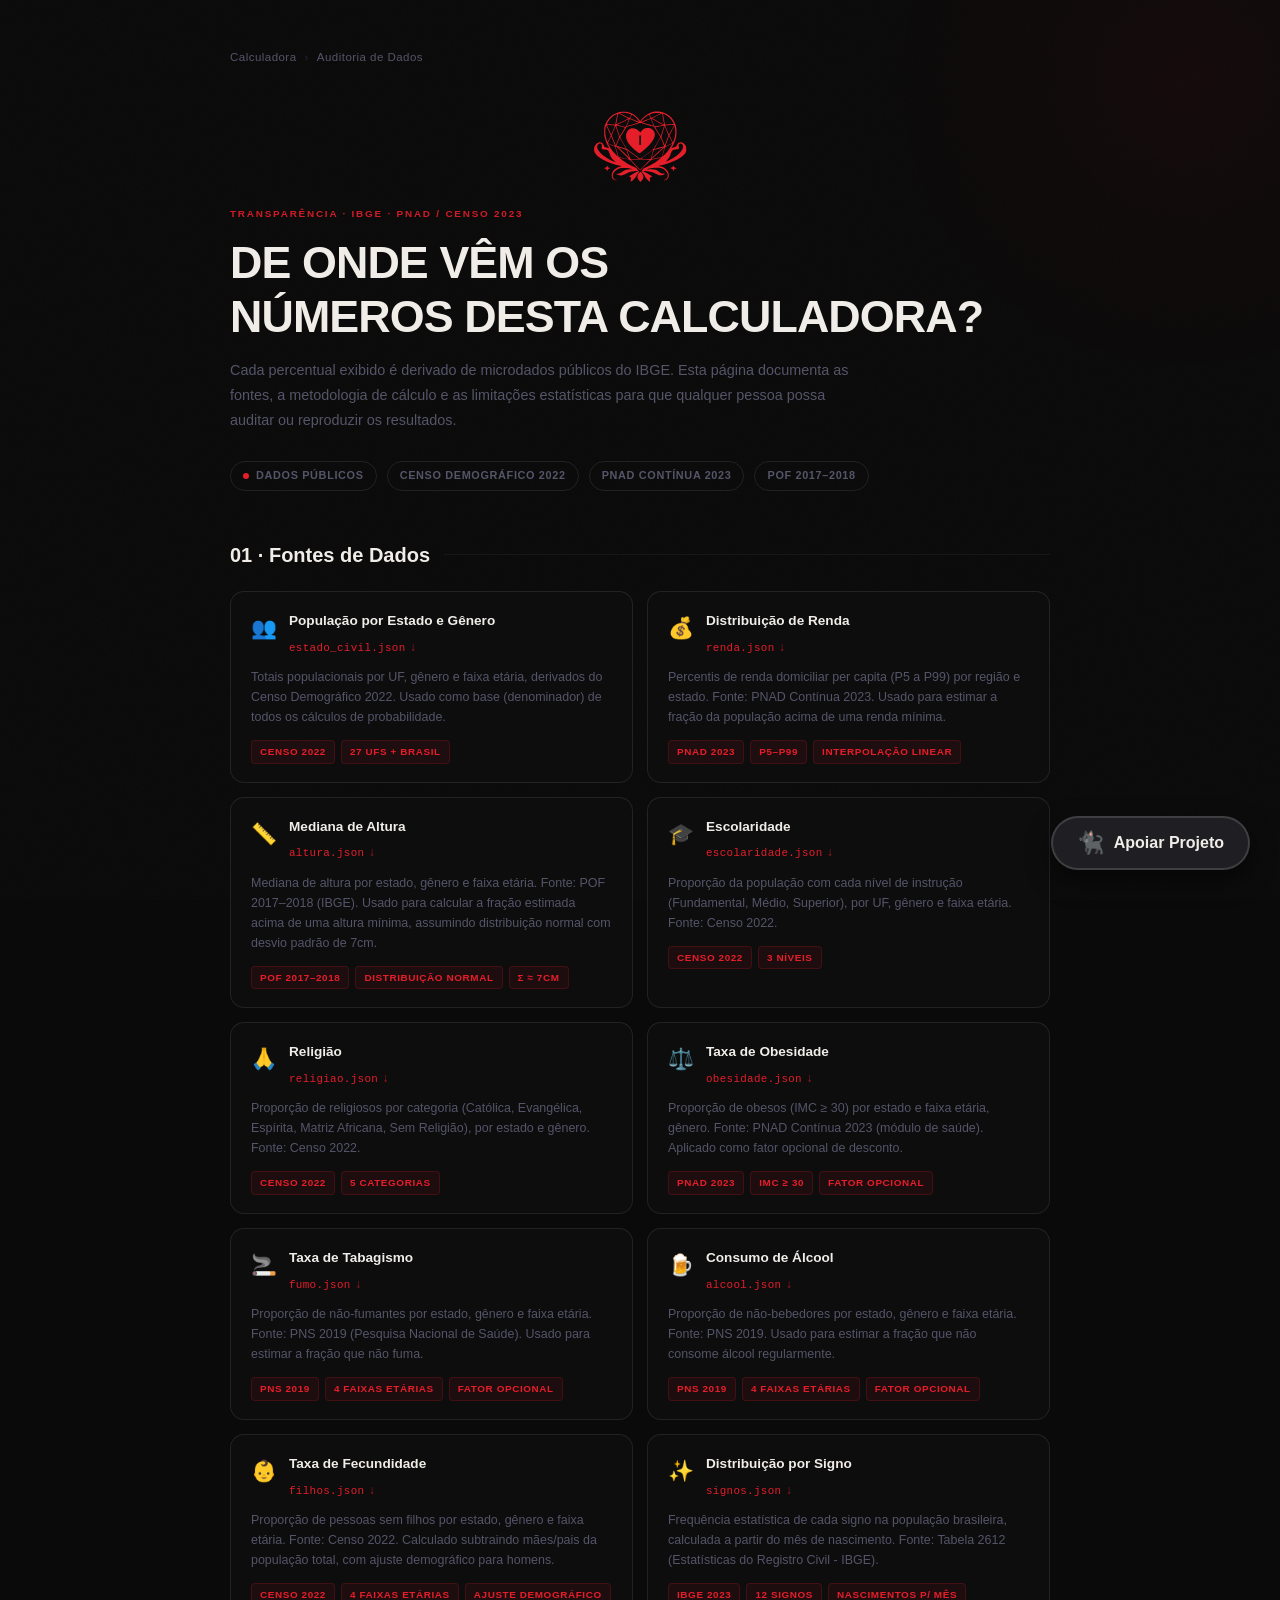
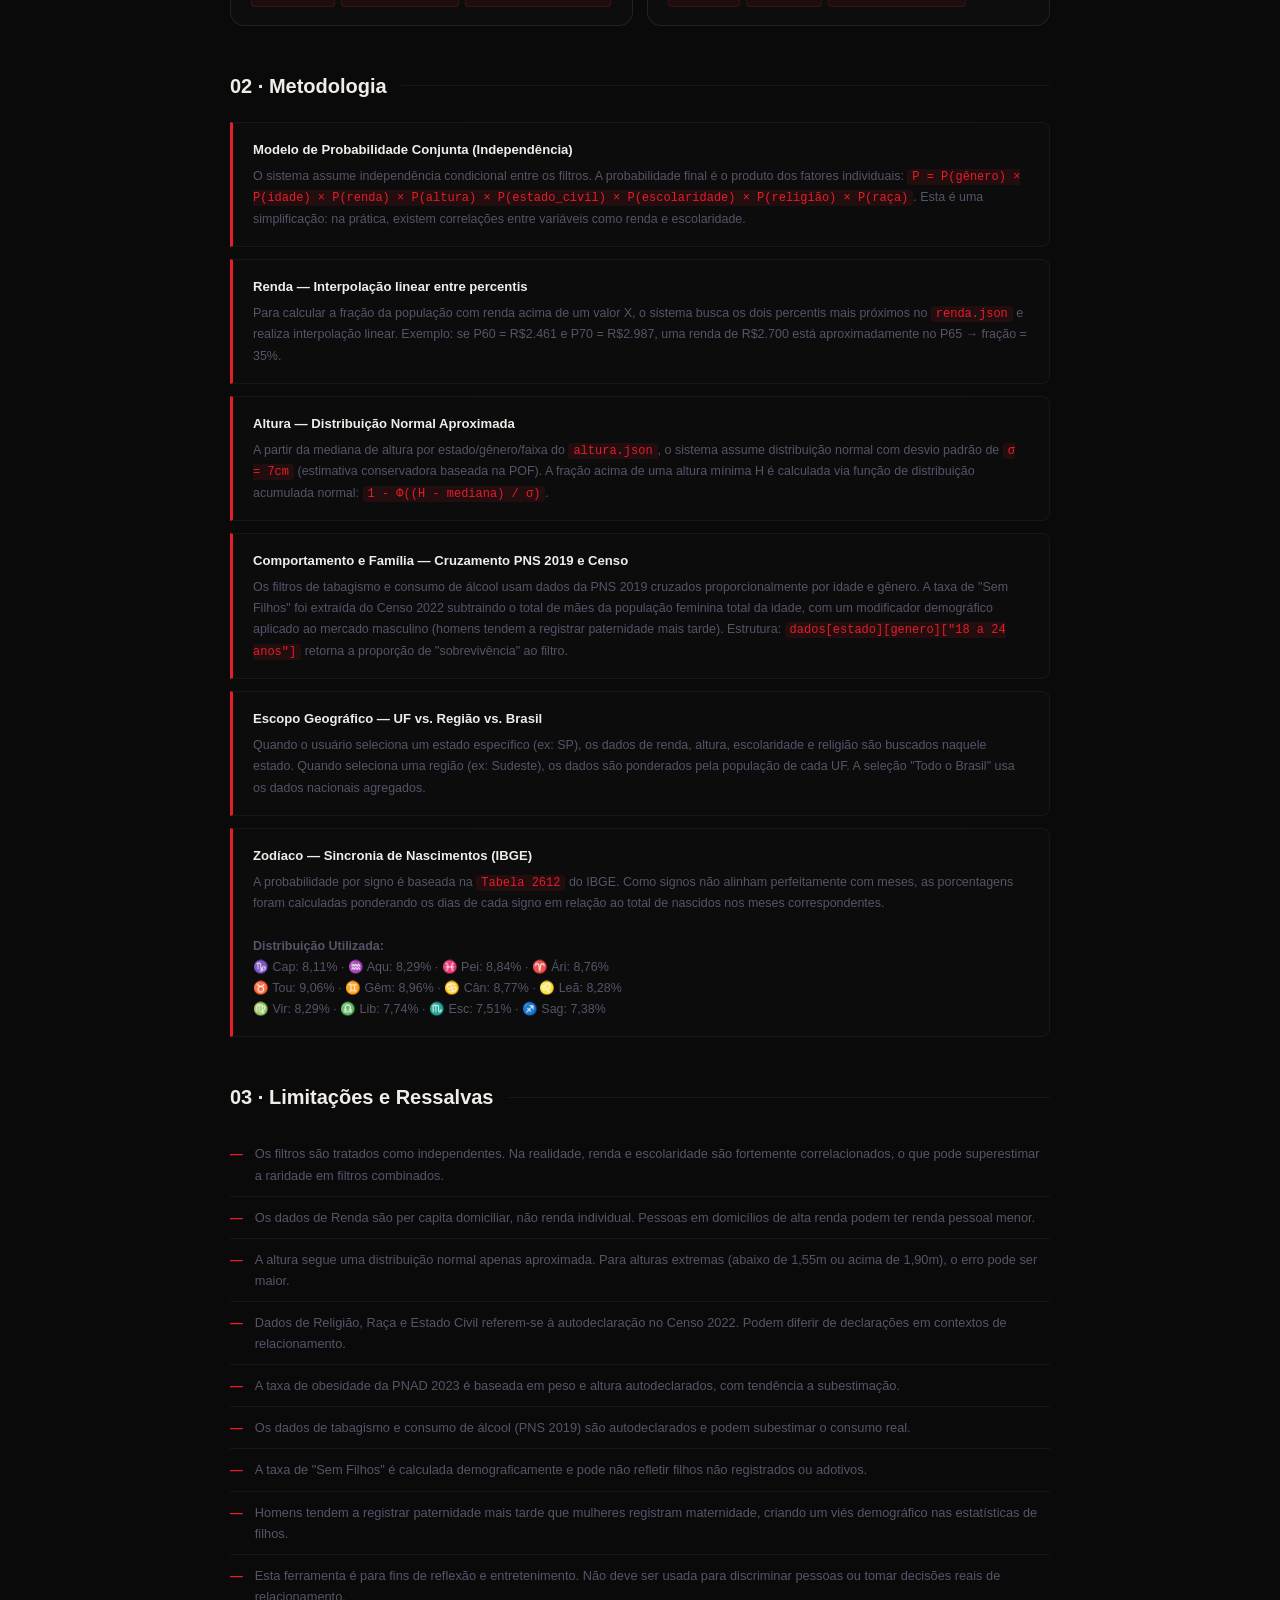
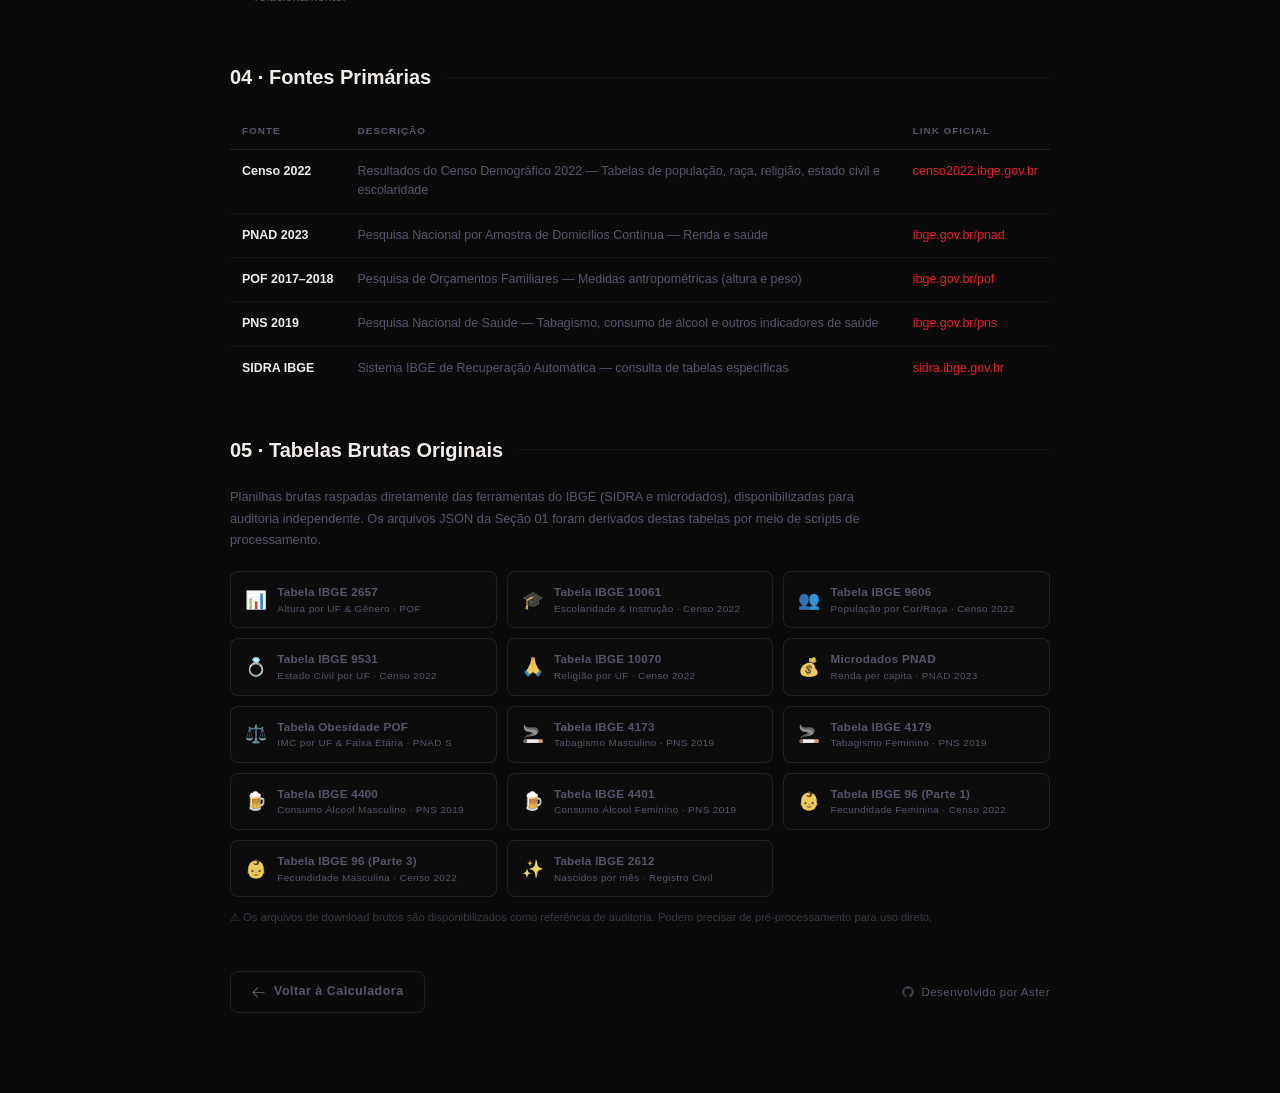
<file: dados.html>
<!DOCTYPE html>
<html lang="pt-BR">
<head>
  <meta charset="UTF-8" />
  <meta name="viewport" content="width=device-width, initial-scale=1.0" />
  <title>Auditoria de Dados · Calculadora de Raridade</title>
  <meta name="description" content="Transparência total sobre os microdados do IBGE utilizados na Calculadora de Raridade de Parceiros. Consulte fontes, metodologia e limitações." />

  <meta property="og:site_name" content="IdealCalc" />
  <meta property="og:title" content="Calculadora de Raridade de Parceiros" />
  <meta property="og:description" content="Descubra quantas pessoas realmente se encaixam nas suas expectativas de relacionamentos." />
  <meta property="og:image" content="https://idealcalc.app/assets/og-banner.png" />
  <meta property="og:image:secure_url" content="https://idealcalc.app/assets/og-banner.png" />
  <meta property="og:image:type" content="image/png" />
  <meta property="og:image:width" content="1200" />
  <meta property="og:image:height" content="630" />
  <meta property="og:url" content="https://idealcalc.app/dados.html" />
  <meta property="og:type" content="website" />
  <meta property="og:locale" content="pt_BR" />

  <!-- Twitter -->
  <meta name="twitter:card" content="summary_large_image" />
  <meta name="twitter:title" content="Calculadora de Raridade de Parceiros" />
  <meta name="twitter:description" content="Descubra quantas pessoas realmente se encaixam nas suas expectativas de relacionamentos." />
  <meta name="twitter:image" content="https://idealcalc.app/assets/og-banner.png" />
  <link rel="stylesheet" href="./css/style.css" />
  <link rel="icon" type="image/svg+xml" href="./assets/idealCalc_logo.svg" />
  <style>
    /* ── Estilos exclusivos de dados.html ─────────────────────────── */
    .audit-wrapper {
      max-width: 860px;
      margin: 0 auto;
      padding: 48px 20px 80px;
      position: relative;
      z-index: 1;
    }

    /* Breadcrumb */
    .breadcrumb {
      display: flex;
      align-items: center;
      gap: 8px;
      font-size: 0.72rem;
      color: var(--text-muted);
      letter-spacing: 0.04em;
      margin-bottom: 40px;
    }
    .breadcrumb a {
      color: var(--text-muted);
      text-decoration: none;
      transition: color 0.18s;
    }
    .breadcrumb a:hover { color: var(--acc-base); }
    .breadcrumb-sep { opacity: 0.4; }

    /* Page header */
    .audit-header {
      margin-bottom: 48px;
    }
    .audit-supertitle {
      font-size: 0.62rem;
      font-weight: 600;
      letter-spacing: 0.18em;
      text-transform: uppercase;
      color: var(--acc-base);
      margin-bottom: 14px;
      opacity: 0.9;
    }
    .audit-title {
      font-family: var(--font-serif);
      font-size: clamp(1.8rem, 5vw, 2.8rem);
      font-weight: 700;
      color: var(--text-primary);
      letter-spacing: -0.02em;
      line-height: 1.2;
      margin-bottom: 14px;
    }
    .audit-desc {
      font-size: 0.9rem;
      color: var(--text-muted);
      line-height: 1.75;
      max-width: 640px;
    }

    /* Status badge row */
    .status-row {
      display: flex;
      flex-wrap: wrap;
      gap: 10px;
      margin: 28px 0 44px;
    }
    .status-chip {
      display: inline-flex;
      align-items: center;
      gap: 7px;
      padding: 5px 12px;
      border: 1px solid var(--border-default);
      border-radius: 9999px;
      font-size: 0.68rem;
      font-weight: 600;
      letter-spacing: 0.06em;
      text-transform: uppercase;
      color: var(--text-muted);
    }
    .status-chip .dot {
      width: 6px; height: 6px;
      border-radius: 50%;
      background: var(--acc-base);
      animation: subtlePulse 2.5s ease-in-out infinite;
    }

    /* Section heading */
    .section-rule {
      display: flex;
      align-items: center;
      gap: 14px;
      margin-bottom: 20px;
    }
    .section-rule h2 {
      font-family: var(--font-serif);
      font-size: 1.25rem;
      font-weight: 600;
      color: var(--text-primary);
      white-space: nowrap;
    }
    .section-rule::after {
      content: '';
      flex: 1;
      height: 1px;
      background: var(--border-subtle);
    }

    /* Data source card */
    .source-grid {
      display: grid;
      grid-template-columns: 1fr;
      gap: 14px;
      margin-bottom: 44px;
    }
    @media (min-width: 600px) {
      .source-grid { grid-template-columns: 1fr 1fr; }
    }

    .source-card {
      background: rgba(15, 15, 18, 0.6);
      border: 1px solid var(--border-default);
      border-radius: var(--radius-md);
      padding: 18px 20px;
      transition: border-color 0.2s;
    }
    .source-card:hover {
      border-color: var(--color-accent);
      opacity: 0.9;
    }
    .source-card-header {
      display: flex;
      align-items: flex-start;
      gap: 12px;
      margin-bottom: 10px;
    }
    .source-icon {
      font-size: 1.3rem;
      flex-shrink: 0;
      margin-top: 1px;
    }
    .source-name {
      font-size: 0.85rem;
      font-weight: 700;
      color: var(--text-primary);
      margin-bottom: 2px;
    }
    .source-file {
      font-size: 0.68rem;
      color: var(--acc-base);
      font-family: 'Courier New', monospace;
      letter-spacing: 0.03em;
    }
    .source-desc {
      font-size: 0.78rem;
      color: var(--text-muted);
      line-height: 1.6;
      margin-bottom: 12px;
    }
    .source-tags {
      display: flex;
      flex-wrap: wrap;
      gap: 6px;
    }
    .tag {
      font-size: 0.62rem;
      font-weight: 600;
      letter-spacing: 0.06em;
      text-transform: uppercase;
      padding: 3px 8px;
      border-radius: 4px;
      background: rgba(230, 30, 42, 0.08);
      border: 1px solid rgba(230, 30, 42, 0.18);
      color: var(--acc-base);
    }
    .tag.tag-neutral {
      background: rgba(255,255,255,0.04);
      border-color: var(--border-default);
      color: var(--text-muted);
    }

    /* Methodology block */
    .method-block {
      background: rgba(15, 15, 18, 0.4);
      border: 1px solid var(--border-subtle);
      border-left: 3px solid var(--acc-base);
      border-radius: 0 var(--radius-sm) var(--radius-sm) 0;
      padding: 16px 20px;
      margin-bottom: 12px;
    }
    .method-title {
      font-size: 0.82rem;
      font-weight: 700;
      color: var(--text-primary);
      margin-bottom: 6px;
    }
    .method-text {
      font-size: 0.78rem;
      color: var(--text-muted);
      line-height: 1.7;
    }
    .method-text code {
      font-family: 'Courier New', monospace;
      background: rgba(230, 30, 42, 0.1);
      color: var(--acc-base);
      padding: 1px 5px;
      border-radius: 3px;
      font-size: 0.75rem;
    }

    /* Limitation list */
    .limitation-list {
      list-style: none;
      margin-bottom: 44px;
    }
    .limitation-list li {
      display: flex;
      gap: 12px;
      font-size: 0.8rem;
      color: var(--text-muted);
      line-height: 1.65;
      padding: 10px 0;
      border-bottom: 1px solid var(--border-subtle);
    }
    .limitation-list li:last-child { border-bottom: none; }
    .limitation-list li::before {
      content: '—';
      color: var(--acc-base);
      flex-shrink: 0;
      font-weight: 700;
    }

    /* External link table */
    .links-table {
      width: 100%;
      border-collapse: collapse;
      font-size: 0.78rem;
      margin-bottom: 44px;
    }
    .links-table th {
      text-align: left;
      font-size: 0.62rem;
      font-weight: 700;
      letter-spacing: 0.1em;
      text-transform: uppercase;
      color: var(--text-muted);
      padding: 10px 12px;
      border-bottom: 1px solid var(--border-default);
    }
    .links-table td {
      padding: 12px 12px;
      vertical-align: top;
      border-bottom: 1px solid var(--border-subtle);
      color: var(--text-muted);
      line-height: 1.55;
    }
    .links-table tr:last-child td { border-bottom: none; }
    .links-table a {
      color: var(--acc-base);
      text-decoration: none;
      font-weight: 500;
    }
    .links-table a:hover { text-decoration: underline; }
    .links-table td:first-child {
      font-weight: 600;
      color: var(--text-primary);
      white-space: nowrap;
    }

    /* Back button */
    .back-btn {
      display: inline-flex;
      align-items: center;
      gap: 8px;
      padding: 10px 20px;
      border: 1px solid var(--border-default);
      border-radius: var(--radius-sm);
      font-size: 0.78rem;
      font-weight: 600;
      color: var(--text-muted);
      text-decoration: none;
      letter-spacing: 0.04em;
      background: transparent;
      transition: border-color 0.18s, color 0.18s, background 0.18s;
    }
    .back-btn:hover {
      border-color: var(--acc-base);
      color: var(--text-primary);
      background: rgba(230, 30, 42, 0.06);
    }
    .back-btn svg {
      width: 15px;
      height: 15px;
      flex-shrink: 0;
    }

    /* Download link (JSON nos cards) */
    .download-link {
      display: inline-flex;
      align-items: center;
      gap: 4px;
      text-decoration: none;
      color: var(--acc-base);
      transition: color 0.18s, opacity 0.18s;
      cursor: pointer;
    }
    .download-link:hover {
      color: var(--color-accent);
      opacity: 1;
    }
    .dl-icon {
      display: inline-block;
      font-style: normal;
      font-size: 0.75rem;
      opacity: 0.7;
      transition: transform 0.18s, opacity 0.18s;
    }
    .download-link:hover .dl-icon {
      transform: translateY(2px);
      opacity: 1;
    }

    /* Raw download grid (Seção 05) */
    .raw-dl-intro {
      font-size: 0.8rem;
      color: var(--text-muted);
      line-height: 1.7;
      margin-bottom: 20px;
      max-width: 640px;
    }
    .raw-dl-grid {
      display: grid;
      grid-template-columns: 1fr 1fr;
      gap: 10px;
      margin-bottom: 44px;
    }
    @media (min-width: 600px) {
      .raw-dl-grid { grid-template-columns: 1fr 1fr 1fr; }
    }
    .raw-dl-btn {
      display: flex;
      align-items: center;
      gap: 10px;
      padding: 12px 14px;
      border: 1px solid var(--border-default);
      border-radius: var(--radius-sm);
      background: rgba(15, 15, 18, 0.4);
      text-decoration: none;
      color: var(--text-muted);
      font-size: 0.73rem;
      font-weight: 500;
      letter-spacing: 0.02em;
      line-height: 1.4;
      transition:
        border-color 0.18s var(--ease-smooth),
        color 0.18s var(--ease-smooth),
        background 0.18s var(--ease-smooth);
    }
    .raw-dl-btn:hover {
      border-color: var(--color-accent);
      color: var(--text-primary);
      background: var(--color-accent-glow);
    }
    .raw-dl-btn .rdl-icon {
      font-size: 1.1rem;
      flex-shrink: 0;
      filter: grayscale(0.3);
    }
    .raw-dl-btn .rdl-info {
      display: flex;
      flex-direction: column;
    }
    .raw-dl-btn .rdl-name {
      font-weight: 600;
      color: inherit;
    }
    .raw-dl-btn .rdl-meta {
      font-size: 0.62rem;
      color: var(--text-muted);
      margin-top: 1px;
      letter-spacing: 0.04em;
    }
    .raw-dl-notice {
      font-size: 0.7rem;
      color: var(--text-muted);
      opacity: 0.6;
      margin-top: -32px;
      margin-bottom: 44px;
      line-height: 1.6;
    }
  </style>
</head>

<body>

  <!-- ═══ PÁGINA DE AUDITORIA DE DADOS ════════════════════════════════ -->
  <div class="audit-wrapper">

    <!-- Breadcrumb -->
    <nav class="breadcrumb" aria-label="Navegação">
      <a href="index.html">Calculadora</a>
      <span class="breadcrumb-sep">›</span>
      <span>Auditoria de Dados</span>
    </nav>

    <!-- Header da página -->
    <header class="audit-header">
      <a href="index.html" class="site-logo" aria-label="Início"></a>
      <p class="audit-supertitle">Transparência · IBGE · PNAD / Censo 2023</p>
      <h1 class="audit-title">De onde vêm os<br />números desta calculadora?</h1>
      <p class="audit-desc">
        Cada percentual exibido é derivado de microdados públicos do IBGE.
        Esta página documenta as fontes, a metodologia de cálculo e as limitações estatísticas
        para que qualquer pessoa possa auditar ou reproduzir os resultados.
      </p>

      <!-- Status chips -->
      <div class="status-row">
        <span class="status-chip"><span class="dot"></span>Dados Públicos</span>
        <span class="status-chip">Censo Demográfico 2022</span>
        <span class="status-chip">PNAD Contínua 2023</span>
        <span class="status-chip">POF 2017–2018</span>
      </div>
    </header>

    <!-- ── 1. Fontes de Dados ──────────────────────────────────────── -->
    <div class="section-rule"><h2>01 · Fontes de Dados</h2></div>

    <div class="source-grid">

      <div class="source-card">
        <div class="source-card-header">
          <span class="source-icon">👥</span>
          <div>
            <p class="source-name">População por Estado e Gênero</p>
            <a href="data/estado_civil.json" download class="source-file download-link">estado_civil.json <span class="dl-icon">↓</span></a>
          </div>
        </div>
        <p class="source-desc">
          Totais populacionais por UF, gênero e faixa etária, derivados do Censo Demográfico 2022.
          Usado como base (denominador) de todos os cálculos de probabilidade.
        </p>
        <div class="source-tags">
          <span class="tag">Censo 2022</span>
          <span class="tag neutral">27 UFs + Brasil</span>
        </div>
      </div>

      <div class="source-card">
        <div class="source-card-header">
          <span class="source-icon">💰</span>
          <div>
            <p class="source-name">Distribuição de Renda</p>
            <a href="data/renda.json" download class="source-file download-link">renda.json <span class="dl-icon">↓</span></a>
          </div>
        </div>
        <p class="source-desc">
          Percentis de renda domiciliar per capita (P5 a P99) por região e estado.
          Fonte: PNAD Contínua 2023. Usado para estimar a fração da população acima de uma renda mínima.
        </p>
        <div class="source-tags">
          <span class="tag">PNAD 2023</span>
          <span class="tag neutral">P5–P99</span>
          <span class="tag neutral">Interpolação linear</span>
        </div>
      </div>

      <div class="source-card">
        <div class="source-card-header">
          <span class="source-icon">📏</span>
          <div>
            <p class="source-name">Mediana de Altura</p>
            <a href="data/altura.json" download class="source-file download-link">altura.json <span class="dl-icon">↓</span></a>
          </div>
        </div>
        <p class="source-desc">
          Mediana de altura por estado, gênero e faixa etária.
          Fonte: POF 2017–2018 (IBGE). Usado para calcular a fração estimada acima de uma altura mínima,
          assumindo distribuição normal com desvio padrão de 7cm.
        </p>
        <div class="source-tags">
          <span class="tag">POF 2017–2018</span>
          <span class="tag neutral">Distribuição normal</span>
          <span class="tag neutral">σ ≈ 7cm</span>
        </div>
      </div>

      <div class="source-card">
        <div class="source-card-header">
          <span class="source-icon">🎓</span>
          <div>
            <p class="source-name">Escolaridade</p>
            <a href="data/escolaridade.json" download class="source-file download-link">escolaridade.json <span class="dl-icon">↓</span></a>
          </div>
        </div>
        <p class="source-desc">
          Proporção da população com cada nível de instrução (Fundamental, Médio, Superior),
          por UF, gênero e faixa etária. Fonte: Censo 2022.
        </p>
        <div class="source-tags">
          <span class="tag">Censo 2022</span>
          <span class="tag neutral">3 níveis</span>
        </div>
      </div>

      <div class="source-card">
        <div class="source-card-header">
          <span class="source-icon">🙏</span>
          <div>
            <p class="source-name">Religião</p>
            <a href="data/religiao.json" download class="source-file download-link">religiao.json <span class="dl-icon">↓</span></a>
          </div>
        </div>
        <p class="source-desc">
          Proporção de religiosos por categoria (Católica, Evangélica, Espírita, Matriz Africana, Sem Religião),
          por estado e gênero. Fonte: Censo 2022.
        </p>
        <div class="source-tags">
          <span class="tag">Censo 2022</span>
          <span class="tag neutral">5 categorias</span>
        </div>
      </div>

      <div class="source-card">
        <div class="source-card-header">
          <span class="source-icon">⚖️</span>
          <div>
            <p class="source-name">Taxa de Obesidade</p>
            <a href="data/obesidade.json" download class="source-file download-link">obesidade.json <span class="dl-icon">↓</span></a>
          </div>
        </div>
        <p class="source-desc">
          Proporção de obesos (IMC ≥ 30) por estado e faixa etária, gênero.
          Fonte: PNAD Contínua 2023 (módulo de saúde). Aplicado como fator opcional de desconto.
        </p>
        <div class="source-tags">
          <span class="tag">PNAD 2023</span>
          <span class="tag neutral">IMC ≥ 30</span>
          <span class="tag neutral">Fator opcional</span>
        </div>
      </div>

      <div class="source-card">
        <div class="source-card-header">
          <span class="source-icon">🚬</span>
          <div>
            <p class="source-name">Taxa de Tabagismo</p>
            <a href="data/fumo.json" download class="source-file download-link">fumo.json <span class="dl-icon">↓</span></a>
          </div>
        </div>
        <p class="source-desc">
          Proporção de não-fumantes por estado, gênero e faixa etária.
          Fonte: PNS 2019 (Pesquisa Nacional de Saúde). Usado para estimar a fração que não fuma.
        </p>
        <div class="source-tags">
          <span class="tag">PNS 2019</span>
          <span class="tag neutral">4 faixas etárias</span>
          <span class="tag neutral">Fator opcional</span>
        </div>
      </div>

      <div class="source-card">
        <div class="source-card-header">
          <span class="source-icon">🍺</span>
          <div>
            <p class="source-name">Consumo de Álcool</p>
            <a href="data/alcool.json" download class="source-file download-link">alcool.json <span class="dl-icon">↓</span></a>
          </div>
        </div>
        <p class="source-desc">
          Proporção de não-bebedores por estado, gênero e faixa etária.
          Fonte: PNS 2019. Usado para estimar a fração que não consome álcool regularmente.
        </p>
        <div class="source-tags">
          <span class="tag">PNS 2019</span>
          <span class="tag neutral">4 faixas etárias</span>
          <span class="tag neutral">Fator opcional</span>
        </div>
      </div>

      <div class="source-card">
        <div class="source-card-header">
          <span class="source-icon">👶</span>
          <div>
            <p class="source-name">Taxa de Fecundidade</p>
            <a href="data/filhos.json" download class="source-file download-link">filhos.json <span class="dl-icon">↓</span></a>
          </div>
        </div>
        <p class="source-desc">
          Proporção de pessoas sem filhos por estado, gênero e faixa etária.
          Fonte: Censo 2022. Calculado subtraindo mães/pais da população total, com ajuste demográfico para homens.
        </p>
        <div class="source-tags">
          <span class="tag">Censo 2022</span>
          <span class="tag neutral">4 faixas etárias</span>
          <span class="tag neutral">Ajuste demográfico</span>
        </div>
      </div>

      <div class="source-card">
        <div class="source-card-header">
          <span class="source-icon">✨</span>
          <div>
            <p class="source-name">Distribuição por Signo</p>
            <a href="data/signos.json" download class="source-file download-link">signos.json <span class="dl-icon">↓</span></a>
          </div>
        </div>
        <p class="source-desc">
          Frequência estatística de cada signo na população brasileira, calculada a partir do mês de nascimento.
          Fonte: Tabela 2612 (Estatísticas do Registro Civil - IBGE).
        </p>
        <div class="source-tags">
          <span class="tag">IBGE 2023</span>
          <span class="tag neutral">12 Signos</span>
          <span class="tag neutral">Nascimentos p/ mês</span>
        </div>
      </div>

    </div>

    <!-- ── 2. Metodologia de Cálculo ──────────────────────────────── -->
    <div class="section-rule"><h2>02 · Metodologia</h2></div>
    <div style="margin-bottom: 44px;">

      <div class="method-block">
        <p class="method-title">Modelo de Probabilidade Conjunta (Independência)</p>
        <p class="method-text">
          O sistema assume independência condicional entre os filtros. A probabilidade final é o produto dos fatores individuais:
          <code>P = P(gênero) × P(idade) × P(renda) × P(altura) × P(estado_civil) × P(escolaridade) × P(religião) × P(raça)</code>.
          Esta é uma simplificação: na prática, existem correlações entre variáveis como renda e escolaridade.
        </p>
      </div>

      <div class="method-block">
        <p class="method-title">Renda — Interpolação linear entre percentis</p>
        <p class="method-text">
          Para calcular a fração da população com renda acima de um valor X, o sistema busca os dois percentis
          mais próximos no <code>renda.json</code> e realiza interpolação linear.
          Exemplo: se P60 = R$2.461 e P70 = R$2.987, uma renda de R$2.700 está aproximadamente no P65 → fração = 35%.
        </p>
      </div>

      <div class="method-block">
        <p class="method-title">Altura — Distribuição Normal Aproximada</p>
        <p class="method-text">
          A partir da mediana de altura por estado/gênero/faixa do <code>altura.json</code>,
          o sistema assume distribuição normal com desvio padrão de <code>σ = 7cm</code> (estimativa conservadora baseada na POF).
          A fração acima de uma altura mínima H é calculada via função de distribuição acumulada normal: <code>1 - Φ((H - mediana) / σ)</code>.
        </p>
      </div>

      <div class="method-block">
        <p class="method-title">Comportamento e Família — Cruzamento PNS 2019 e Censo</p>
        <p class="method-text">
          Os filtros de tabagismo e consumo de álcool usam dados da PNS 2019 cruzados proporcionalmente por idade e gênero.
          A taxa de "Sem Filhos" foi extraída do Censo 2022 subtraindo o total de mães da população feminina total da idade,
          com um modificador demográfico aplicado ao mercado masculino (homens tendem a registrar paternidade mais tarde).
          Estrutura: <code>dados[estado][genero]["18 a 24 anos"]</code> retorna a proporção de "sobrevivência" ao filtro.
        </p>
      </div>

      <div class="method-block">
        <p class="method-title">Escopo Geográfico — UF vs. Região vs. Brasil</p>
        <p class="method-text">
          Quando o usuário seleciona um estado específico (ex: SP), os dados de renda, altura, escolaridade e religião
          são buscados naquele estado. Quando seleciona uma região (ex: Sudeste), os dados são ponderados pela população de cada UF.
          A seleção "Todo o Brasil" usa os dados nacionais agregados.
        </p>
      </div>

      <div class="method-block">
        <p class="method-title">Zodíaco — Sincronia de Nascimentos (IBGE)</p>
        <p class="method-text">
          A probabilidade por signo é baseada na <code>Tabela 2612</code> do IBGE. Como signos não alinham perfeitamente com meses, as porcentagens foram calculadas ponderando os dias de cada signo em relação ao total de nascidos nos meses correspondentes.
          <br><br>
          <b>Distribuição Utilizada:</b><br>
          ♑ Cap: 8,11% · ♒ Aqu: 8,29% · ♓ Pei: 8,84% · ♈ Ári: 8,76%<br>
          ♉ Tou: 9,06% · ♊ Gêm: 8,96% · ♋ Cân: 8,77% · ♌ Leã: 8,28%<br>
          ♍ Vir: 8,29% · ♎ Lib: 7,74% · ♏ Esc: 7,51% · ♐ Sag: 7,38%
        </p>
      </div>

    </div>

    <!-- ── 3. Limitações ─────────────────────────────────────────── -->
    <div class="section-rule"><h2>03 · Limitações e Ressalvas</h2></div>
    <ul class="limitation-list">
      <li>Os filtros são tratados como independentes. Na realidade, renda e escolaridade são fortemente correlacionados, o que pode superestimar a raridade em filtros combinados.</li>
      <li>Os dados de Renda são per capita domiciliar, não renda individual. Pessoas em domicílios de alta renda podem ter renda pessoal menor.</li>
      <li>A altura segue uma distribuição normal apenas aproximada. Para alturas extremas (abaixo de 1,55m ou acima de 1,90m), o erro pode ser maior.</li>
      <li>Dados de Religião, Raça e Estado Civil referem-se à autodeclaração no Censo 2022. Podem diferir de declarações em contextos de relacionamento.</li>
      <li>A taxa de obesidade da PNAD 2023 é baseada em peso e altura autodeclarados, com tendência a subestimação.</li>
      <li>Os dados de tabagismo e consumo de álcool (PNS 2019) são autodeclarados e podem subestimar o consumo real.</li>
      <li>A taxa de "Sem Filhos" é calculada demograficamente e pode não refletir filhos não registrados ou adotivos.</li>
      <li>Homens tendem a registrar paternidade mais tarde que mulheres registram maternidade, criando um viés demográfico nas estatísticas de filhos.</li>
      <li>Esta ferramenta é para fins de reflexão e entretenimento. Não deve ser usada para discriminar pessoas ou tomar decisões reais de relacionamento.</li>
    </ul>

    <!-- ── 4. Links Externos ──────────────────────────────────────── -->
    <div class="section-rule"><h2>04 · Fontes Primárias</h2></div>
    <table class="links-table">
      <thead>
        <tr>
          <th>Fonte</th>
          <th>Descrição</th>
          <th>Link Oficial</th>
        </tr>
      </thead>
      <tbody>
        <tr>
          <td>Censo 2022</td>
          <td>Resultados do Censo Demográfico 2022 — Tabelas de população, raça, religião, estado civil e escolaridade</td>
          <td><a href="https://censo2022.ibge.gov.br/resultados.html" target="_blank" rel="noopener">censo2022.ibge.gov.br</a></td>
        </tr>
        <tr>
          <td>PNAD 2023</td>
          <td>Pesquisa Nacional por Amostra de Domicílios Contínua — Renda e saúde</td>
          <td><a href="https://www.ibge.gov.br/estatisticas/sociais/trabalho/17270-pnad-continua.html" target="_blank" rel="noopener">ibge.gov.br/pnad</a></td>
        </tr>
        <tr>
          <td>POF 2017–2018</td>
          <td>Pesquisa de Orçamentos Familiares — Medidas antropométricas (altura e peso)</td>
          <td><a href="https://www.ibge.gov.br/estatisticas/sociais/saude/24786-pesquisa-de-orcamentos-familiares-2.html" target="_blank" rel="noopener">ibge.gov.br/pof</a></td>
        </tr>
        <tr>
          <td>PNS 2019</td>
          <td>Pesquisa Nacional de Saúde — Tabagismo, consumo de álcool e outros indicadores de saúde</td>
          <td><a href="https://www.ibge.gov.br/estatisticas/sociais/saude/9160-pesquisa-nacional-de-saude.html" target="_blank" rel="noopener">ibge.gov.br/pns</a></td>
        </tr>
        <tr>
          <td>SIDRA IBGE</td>
          <td>Sistema IBGE de Recuperação Automática — consulta de tabelas específicas</td>
          <td><a href="https://sidra.ibge.gov.br" target="_blank" rel="noopener">sidra.ibge.gov.br</a></td>
        </tr>
      </tbody>
    </table>

    <!-- ── 5. Downloads Brutos ────────────────────────────────────── -->
    <div class="section-rule"><h2>05 · Tabelas Brutas Originais</h2></div>
    <p class="raw-dl-intro">
      Planilhas brutas raspadas diretamente das ferramentas do IBGE (SIDRA e microdados), disponibilizadas
      para auditoria independente. Os arquivos JSON da Seção 01 foram derivados destas tabelas
      por meio de scripts de processamento.
    </p>

    <div class="raw-dl-grid">
      <a href="download/tabela2657.csv" download class="raw-dl-btn">
        <span class="rdl-icon">📊</span>
        <span class="rdl-info">
          <span class="rdl-name">Tabela IBGE 2657</span>
          <span class="rdl-meta">Altura por UF &amp; Gênero · POF</span>
        </span>
      </a>
      <a href="download/tabela10061.csv" download class="raw-dl-btn">
        <span class="rdl-icon">🎓</span>
        <span class="rdl-info">
          <span class="rdl-name">Tabela IBGE 10061</span>
          <span class="rdl-meta">Escolaridade &amp; Instrução · Censo 2022</span>
        </span>
      </a>
      <a href="download/tabela9606.csv" download class="raw-dl-btn">
        <span class="rdl-icon">👥</span>
        <span class="rdl-info">
          <span class="rdl-name">Tabela IBGE 9606</span>
          <span class="rdl-meta">População por Cor/Raça · Censo 2022</span>
        </span>
      </a>
      <a href="download/tabela9531.csv" download class="raw-dl-btn">
        <span class="rdl-icon">💍</span>
        <span class="rdl-info">
          <span class="rdl-name">Tabela IBGE 9531</span>
          <span class="rdl-meta">Estado Civil por UF · Censo 2022</span>
        </span>
      </a>
      <a href="download/tabela10070.csv" download class="raw-dl-btn">
        <span class="rdl-icon">🙏</span>
        <span class="rdl-info">
          <span class="rdl-name">Tabela IBGE 10070</span>
          <span class="rdl-meta">Religião por UF · Censo 2022</span>
        </span>
      </a>
      <a href="download/microdados_pnad_renda.csv" download class="raw-dl-btn">
        <span class="rdl-icon">💰</span>
        <span class="rdl-info">
          <span class="rdl-name">Microdados PNAD</span>
          <span class="rdl-meta">Renda per capita · PNAD 2023</span>
        </span>
      </a>
      <a href="download/tabela_obesidade_pof.csv" download class="raw-dl-btn">
        <span class="rdl-icon">⚖️</span>
        <span class="rdl-info">
          <span class="rdl-name">Tabela Obesidade POF</span>
          <span class="rdl-meta">IMC por UF &amp; Faixa Etária · PNAD S</span>
        </span>
      </a>
      <a href="download/tabela4173.csv" download class="raw-dl-btn">
        <span class="rdl-icon">🚬</span>
        <span class="rdl-info">
          <span class="rdl-name">Tabela IBGE 4173</span>
          <span class="rdl-meta">Tabagismo Masculino · PNS 2019</span>
        </span>
      </a>
      <a href="download/tabela4179.csv" download class="raw-dl-btn">
        <span class="rdl-icon">🚬</span>
        <span class="rdl-info">
          <span class="rdl-name">Tabela IBGE 4179</span>
          <span class="rdl-meta">Tabagismo Feminino · PNS 2019</span>
        </span>
      </a>
      <a href="download/tabela4400.csv" download class="raw-dl-btn">
        <span class="rdl-icon">🍺</span>
        <span class="rdl-info">
          <span class="rdl-name">Tabela IBGE 4400</span>
          <span class="rdl-meta">Consumo Álcool Masculino · PNS 2019</span>
        </span>
      </a>
      <a href="download/tabela4401.csv" download class="raw-dl-btn">
        <span class="rdl-icon">🍺</span>
        <span class="rdl-info">
          <span class="rdl-name">Tabela IBGE 4401</span>
          <span class="rdl-meta">Consumo Álcool Feminino · PNS 2019</span>
        </span>
      </a>
      <a href="download/tabela96.1.csv" download class="raw-dl-btn">
        <span class="rdl-icon">👶</span>
        <span class="rdl-info">
          <span class="rdl-name">Tabela IBGE 96 (Parte 1)</span>
          <span class="rdl-meta">Fecundidade Feminina · Censo 2022</span>
        </span>
      </a>
      <a href="download/tabela96.3.csv" download class="raw-dl-btn">
        <span class="rdl-icon">👶</span>
        <span class="rdl-info">
          <span class="rdl-name">Tabela IBGE 96 (Parte 3)</span>
          <span class="rdl-meta">Fecundidade Masculina · Censo 2022</span>
        </span>
      </a>
      <a href="download/tabela2612.csv" download class="raw-dl-btn">
        <span class="rdl-icon">✨</span>
        <span class="rdl-info">
          <span class="rdl-name">Tabela IBGE 2612</span>
          <span class="rdl-meta">Nascidos por mês · Registro Civil</span>
        </span>
      </a>
    </div>
    <p class="raw-dl-notice">⚠ Os arquivos de download brutos são disponibilizados como referência de auditoria. Podem precisar de pré-processamento para uso direto.</p>

    <!-- Botão de voltar + crédito -->
    <div style="display:flex; align-items:center; justify-content:space-between; flex-wrap:wrap; gap:16px; margin-top: 8px;">
      <a href="index.html" class="back-btn">
        <svg xmlns="http://www.w3.org/2000/svg" fill="none" viewBox="0 0 24 24" stroke-width="1.8" stroke="currentColor">
          <path stroke-linecap="round" stroke-linejoin="round" d="M10.5 19.5L3 12m0 0l7.5-7.5M3 12h18" />
        </svg>
        Voltar à Calculadora
      </a>
      <a href="https://github.com/zAstergun" class="footer-credit" target="_blank" rel="noopener" style="font-size:0.72rem;">
        <svg xmlns="http://www.w3.org/2000/svg" viewBox="0 0 24 24" fill="currentColor" width="14" height="14" aria-hidden="true"><path d="M12 2C6.477 2 2 6.484 2 12.021c0 4.428 2.865 8.185 6.839 9.504.5.092.682-.217.682-.482 0-.237-.009-.868-.014-1.703-2.782.605-3.369-1.342-3.369-1.342-.454-1.154-1.11-1.462-1.11-1.462-.908-.62.069-.608.069-.608 1.004.07 1.532 1.032 1.532 1.032.892 1.53 2.341 1.088 2.91.832.092-.647.35-1.088.636-1.338-2.22-.253-4.555-1.113-4.555-4.951 0-1.093.39-1.988 1.029-2.688-.103-.253-.446-1.272.098-2.65 0 0 .84-.27 2.75 1.026A9.564 9.564 0 0 1 12 6.844a9.59 9.59 0 0 1 2.504.337c1.909-1.296 2.747-1.026 2.747-1.026.546 1.378.202 2.397.1 2.65.64.7 1.028 1.595 1.028 2.688 0 3.848-2.338 4.695-4.566 4.944.359.309.678.919.678 1.852 0 1.336-.012 2.415-.012 2.742 0 .267.18.578.688.48C19.138 20.2 22 16.447 22 12.021 22 6.484 17.523 2 12 2z"/></svg>
        Desenvolvido por Aster
      </a>
    </div>

  </div><!-- /audit-wrapper -->
  <!-- Botão Flutuante e Modal de Doação -->
  <button id="floating-donate-btn" class="floating-donate-btn" title="Pagar um café para o desenvolvedor">
    <span class="donate-icon">🐈‍⬛</span>
    <span class="donate-text">Apoiar Projeto</span>
  </button>

  <div id="donate-modal" class="modal-overlay hidden">
    <div class="modal-content donate-content">
      <button id="close-donate-modal" class="modal-close">&times;</button>
      <h3 class="modal-title">Gostou da Calculadora de Ideal?</h3>
      <p class="modal-subtitle">Este projeto é mantido por uma única pessoa. Se a ferramenta o ajudou ou divertiu, considere me ajudar a pagar a ração do meu gato para que ele continue me inspirando!🐈‍⬛</p>

      <div class="video-container">
        <video id="cat-video" src="./assets/gato.mp4" class="donate-video" autoplay loop muted playsinline aria-label="Vídeo do meu gato"></video>
        <button id="unmute-video-btn" class="unmute-overlay-btn" title="Ativar Som">🔇</button>
      </div>
      
      <div class="pix-container">
        <img src="./assets/qrcode.png" alt="QR Code Pix" class="pix-qr" id="pix-qr-image" />
        
        <p class="pix-instruction">Ou use o Pix Copia e Cola:</p>
        <div class="pix-copy-box">
          <input type="text" id="pix-key-input" class="pix-input" value="00020126820014br.gov.bcb.pix01365fc1f0ab-1a78-4133-bb5c-dce818a91ddf0220Calculadora de Ideal5204000053039865802BR5901N6001C62070503***63041200" readonly />
          <button id="copy-pix-btn" class="btn-copy-pix">Copiar</button>
        </div>
        <p id="pix-feedback" class="pix-feedback-text"></p>
      </div>
    </div>
  </div>

  <script type="module" src="./js/main.js"></script>
</body>
</html>
</file>
<file: css/style.css>
/* ═══════════════════════════════════════════════════════════════════════
   style.css  ·  Calculadora de Raridade de Parceiros
   Tema: Dark Stealth · Paleta Carbono + Carmesim · Mobile-First
   ═══════════════════════════════════════════════════════════════════════ */

/* ── Design Tokens ────────────────────────────────────────────────────── */
:root {
  /* Fundo / Obsidian */
  --bg-void:        #050505;
  --bg-base:        #0b0a0a;
  --bg-surface:     #121214;
  --bg-card:        #18181b;
  --bg-elevated:    #1f1f23;

  /* Bordas */
  --border-subtle:  rgba(255,255,255,0.05);
  --border-default: rgba(255,255,255,0.09);
  --border-mid:     rgba(255,255,255,0.14);

  /* Accent / Crimson */
  --acc-dim:       #a71d24;
  --acc-base:      #e61e2a;
  --acc-light:     #ff4d4d;
  --acc-pale:      #ffcccc;
  --acc-glow:      rgba(230, 30, 42, 0.15);
  --acc-glow-sm:   rgba(230, 30, 42, 0.08);

  /* Texto */
  --text-primary:   #f0ede8;
  --text-secondary: #9898a8;
  --text-muted:     #55556a;
  --text-acc:       #e61e2a;

  /* Fontes */
  --font-sans:    'Inter', -apple-system, sans-serif;
  --font-display: 'Barlow Condensed', sans-serif;

  /* Semânticas */
  --radius-sm:  8px;
  --radius-md:  14px;
  --radius-lg:  20px;
  --radius-xl:  28px;

  /* Transições */
  --ease-smooth: cubic-bezier(0.4, 0, 0.2, 1);
  --ease-spring: cubic-bezier(0.34, 1.56, 0.64, 1);

  /* ── Cor de destaque centralizada (altere aqui para trocar o tema) ── */
  --color-accent:      var(--acc-base);
  --color-accent-glow: var(--acc-glow);
}

/* ── Reset ────────────────────────────────────────────────────────────── */
*, *::before, *::after {
  box-sizing: border-box;
  margin: 0;
  padding: 0;
}

html {
  scroll-behavior: smooth;
  -webkit-text-size-adjust: 100%;
}

/* ── Custom Scrollbar ── */
::-webkit-scrollbar {
  width: 10px;
}
::-webkit-scrollbar-track {
  background: var(--bg-void);
}
::-webkit-scrollbar-thumb {
  background: #252528;
  border: 3px solid var(--bg-void);
  border-radius: 10px;
}
::-webkit-scrollbar-thumb:hover {
  background: var(--acc-base);
}

/* Firefox support */
* {
  scrollbar-width: thin;
  scrollbar-color: #252528 var(--bg-void);
}


body {
  font-family: var(--font-sans);
  font-size: 15px;
  line-height: 1.6;
  color: var(--text-primary);
  background-color: var(--bg-base);
  min-height: 100vh;
  -webkit-font-smoothing: antialiased;
  -moz-osx-font-smoothing: grayscale;
  position: relative;
  overflow-x: hidden;
}

/* ── Grain texture (ruído sutil no fundo) ────────────────────────────── */
body::before {
  content: '';
  position: fixed;
  inset: 0;
  z-index: 0;
  pointer-events: none;
  opacity: 0.025;
  background-image:
    url("data:image/svg+xml,%3Csvg xmlns='http://www.w3.org/2000/svg' width='300' height='300'%3E%3Cfilter id='n'%3E%3CfeTurbulence type='fractalNoise' baseFrequency='0.75' numOctaves='4' stitchTiles='stitch'/%3E%3C/filter%3E%3Crect width='300' height='300' filter='url(%23n)' opacity='1'/%3E%3C/svg%3E");
}

/* ── Luz ambiente suave (ouro atenuado) ──────────────────────────────── */
body::after {
  content: '';
  position: fixed;
  top: -30vh;
  right: -20vw;
  width: 70vw;
  height: 70vw;
  max-width: 700px;
  max-height: 700px;
  background: radial-gradient(circle, rgba(230, 30, 42, 0.045) 0%, transparent 60%);
  pointer-events: none;
  z-index: 0;
}

/* ── Keyframes ────────────────────────────────────────────────────────── */
@keyframes fadeUp {
  from { opacity: 0; transform: translateY(18px); }
  to   { opacity: 1; transform: translateY(0);    }
}

@keyframes scaleIn {
  from { opacity: 0; transform: scale(0.88); }
  to   { opacity: 1; transform: scale(1);    }
}

@keyframes numberReveal {
  from { opacity: 0; transform: translateY(8px) scale(0.95); filter: blur(4px); }
  to   { opacity: 1; transform: translateY(0)   scale(1);    filter: blur(0);   }
}

@keyframes spin {
  to { transform: rotate(360deg); }
}

@keyframes shimmerAcc {
  0%   { background-position: -200% center; }
  100% { background-position:  200% center; }
}

@keyframes subtlePulse {
  0%, 100% { opacity: 1; }
  50%       { opacity: 0.55; }
}

@keyframes pulseGlowPremium {
  0%   { box-shadow: 0 4px 15px rgba(230, 30, 42, 0.35); transform: scale(1); }
  50%  { box-shadow: 0 6px 30px rgba(230, 30, 42, 0.6);  transform: scale(1.02); }
  100% { box-shadow: 0 4px 15px rgba(230, 30, 42, 0.35); transform: scale(1); }
}

/* ── Utilitários de animação ─────────────────────────────────────────── */
.anim-fade-up {
  opacity: 0;
  animation: fadeUp 0.55s var(--ease-smooth) forwards;
}

/* ══════════════════════════════════════════════════════════════════════
   LOADING OVERLAY
   ══════════════════════════════════════════════════════════════════════ */
#loading-overlay {
  position: fixed;
  inset: 0;
  z-index: 200;
  display: flex;
  align-items: center;
  justify-content: center;
  background: var(--bg-void);
  transition: opacity 0.5s var(--ease-smooth), visibility 0.5s var(--ease-smooth);
}

#loading-overlay.hidden {
  opacity: 0;
  visibility: hidden;
  pointer-events: none;
}

.loading-inner {
  text-align: center;
  padding: 0 32px;
}

.loading-spinner {
  width: 40px;
  height: 40px;
  border: 2px solid rgba(230, 30, 42, 0.15);
  border-top-color: var(--acc-base);
  border-radius: 50%;
  margin: 0 auto 24px;
  animation: spin 0.9s linear infinite;
}

.loading-title {
  font-family: var(--font-display);
  font-size: 1.1rem;
  font-weight: 700;
  color: var(--text-primary);
  margin-bottom: 8px;
  letter-spacing: 0.04em;
  text-transform: uppercase;
}

.loading-sub {
  font-size: 0.8rem;
  color: var(--text-muted);
  letter-spacing: 0.02em;
}

/* ══════════════════════════════════════════════════════════════════════
   LAYOUT PRINCIPAL
   ══════════════════════════════════════════════════════════════════════ */
.page-wrapper {
  position: relative;
  z-index: 1;
  max-width: 1200px;
  margin: 0 auto;
  padding: 40px 20px 80px;
}

/* ── Header ──────────────────────────────────────────────────────────── */
.site-logo {
  display: block;
  width: 100px;
  height: 80px;
  margin: 0 auto 20px;
  background-color: var(--acc-base);
  -webkit-mask: url('../assets/idealCalc_logo.svg') no-repeat center;
  mask: url('../assets/idealCalc_logo.svg') no-repeat center;
  -webkit-mask-size: contain;
  mask-size: contain;
  transition: transform 0.3s var(--ease-spring);
  cursor: pointer;
}

.site-logo:hover {
  transform: scale(1.1) rotate(-3deg);
  filter: brightness(1.2);
}

.site-header {
  text-align: center;
  padding-bottom: 52px;
}

/* Supertitle — marca discreta acima do H1 */
.header-supertitle {
  font-size: 0.65rem;
  font-weight: 600;
  letter-spacing: 0.18em;
  text-transform: uppercase;
  color: var(--text-muted);
  margin-bottom: 18px;
  opacity: 0.7;
}

.header-eyebrow {
  display: inline-flex;
  align-items: center;
  gap: 8px;
  font-size: 0.68rem;
  font-weight: 600;
  letter-spacing: 0.14em;
  text-transform: uppercase;
  color: var(--acc-base);
  margin-bottom: 22px;
}

.eyebrow-line {
  display: block;
  width: 28px;
  height: 1px;
  background: var(--acc-base);
  opacity: 0.6;
}

.header-title,
.audit-title {
  font-family: var(--font-display);
  font-size: clamp(2rem, 7vw, 3.2rem);
  font-weight: 900;
  line-height: 1.1;
  color: var(--text-primary);
  letter-spacing: 0.02em;
  text-transform: uppercase;
  margin-bottom: 18px;
}

.header-title em {
  font-style: italic;
  background: linear-gradient(135deg, var(--acc-base) 0%, var(--acc-pale) 50%, var(--acc-base) 100%);
  background-size: 200% auto;
  -webkit-background-clip: text;
  -webkit-text-fill-color: transparent;
  background-clip: text;
  animation: shimmerAcc 4s linear infinite;
  display: block;
}

.header-sub {
  font-size: 0.9rem;
  color: var(--text-secondary);
  max-width: 440px;
  margin: 0 auto;
  line-height: 1.7;
}

/* ── Grid principal ──────────────────────────────────────────────────── */
.main-grid {
  display: flex;
  flex-direction: column;
  gap: 32px;
}

@media (min-width: 1024px) {
  .main-grid {
    display: grid;
    grid-template-columns: 1fr 400px;
    align-items: start;
    gap: 32px;
  }
}

/* ── Coluna de formulário ────────────────────────────────────────────── */
.form-col {
  display: flex;
  flex-direction: column;
  gap: 16px;
}

.dashboard-card {
  background: rgba(20, 20, 24, 0.55);
  border: 1px solid rgba(255,255,255,0.06);
  border-radius: var(--radius-xl);
  padding: 28px 24px;
  backdrop-filter: blur(16px);
  -webkit-backdrop-filter: blur(16px);
  box-shadow: 0 8px 32px rgba(0,0,0,0.3);
}

.form-header {
  display: flex;
  align-items: center;
  justify-content: space-between;
  margin-bottom: 24px;
  padding-bottom: 16px;
  border-bottom: 1px solid var(--border-subtle);
}

.form-title {
  font-size: 1.15rem;
  font-weight: 600;
  color: var(--acc-light);
  letter-spacing: -0.01em;
}

.btn-reset {
  display: inline-flex;
  align-items: center;
  gap: 6px;
  background: transparent;
  border: none;
  font-family: inherit;
  font-size: 0.75rem;
  font-weight: 600;
  text-transform: uppercase;
  letter-spacing: 0.08em;
  color: var(--text-muted);
  cursor: pointer;
  transition: color 0.2s;
}

.btn-reset:hover {
  color: var(--acc-base);
}

.btn-reset svg {
  width: 14px;
  height: 14px;
}

.filters-container {
  display: flex;
  flex-direction: column;
  gap: 0;
}

/* ── Coluna de resultado ─────────────────────────────────────────────── */
.result-col {
  display: flex;
  flex-direction: column;
  gap: 16px;
}

@media (min-width: 1024px) {
  .result-col {
    position: sticky;
    top: 28px;
  }
}

/* ══════════════════════════════════════════════════════════════════════
   CARDS DE INPUT
   ══════════════════════════════════════════════════════════════════════ */
.filter-group {
  padding: 20px 0;
  border-bottom: 1px solid var(--border-subtle);
  transition: opacity 0.2s;
}

.filter-group:first-child {
  padding-top: 0;
}

.filter-group.no-border {
  border-bottom: none;
  padding-bottom: 0;
}

.filter-group:focus-within {
  opacity: 1;
}

.toggle-title {
  font-size: 0.88rem;
  font-weight: 600;
  color: var(--text-primary);
  margin-bottom: 4px;
}

.toggle-desc {
  font-size: 0.73rem;
  color: var(--text-muted);
  line-height: 1.5;
}

.card-label {
  font-size: 0.92rem;
  font-weight: 600;
  color: var(--text-primary);
  margin-bottom: 16px;
  letter-spacing: -0.01em;
}

/* ══════════════════════════════════════════════════════════════════════
   CONTROLE: GÊNERO (pastilhas)
   ══════════════════════════════════════════════════════════════════════ */
.gender-row {
  display: grid;
  grid-template-columns: 1fr 1fr;
  gap: 10px;
}

.gender-option input[type="radio"] {
  display: none;
}

.gender-pill {
  display: flex;
  flex-direction: column;
  align-items: center;
  justify-content: center;
  gap: 10px;
  padding: 20px 12px;
  border-radius: var(--radius-md);
  border: 1.5px solid var(--border-default);
  background: var(--bg-elevated);
  cursor: pointer;
  user-select: none;
  transition:
    border-color 0.22s var(--ease-smooth),
    background 0.22s var(--ease-smooth),
    box-shadow 0.22s var(--ease-smooth);
}

.gender-pill:hover {
  border-color: var(--acc-dim);
  background: rgba(230, 30, 42, 0.04);
}

.gender-icon {
  font-size: 1.75rem;
  line-height: 1;
}

.gender-text {
  font-size: 0.72rem;
  font-weight: 700;
  text-transform: uppercase;
  letter-spacing: 0.1em;
  color: var(--text-muted);
  transition: color 0.22s;
}

.gender-option input[type="radio"]:checked + .gender-pill {
  border-color: var(--acc-base);
  background: rgba(230, 30, 42, 0.08);
  box-shadow: 0 0 20px rgba(230, 30, 42, 0.12), inset 0 1px 0 rgba(230, 30, 42, 0.1);
}

.gender-option input[type="radio"]:checked + .gender-pill .gender-text {
  color: var(--acc-light);
}

/* ══════════════════════════════════════════════════════════════════════
   CONTROLE: SELECT
   ══════════════════════════════════════════════════════════════════════ */
.styled-select {
  width: 100%;
  background: var(--bg-elevated);
  border: 1.5px solid var(--border-default);
  border-radius: var(--radius-sm);
  color: var(--text-primary);
  font-family: 'Inter', sans-serif;
  font-size: 0.9rem;
  padding: 12px 40px 12px 16px;
  outline: none;
  cursor: pointer;
  -webkit-appearance: none;
  appearance: none;
  background-image: url("data:image/svg+xml,%3Csvg xmlns='http://www.w3.org/2000/svg' fill='none' viewBox='0 0 20 20'%3E%3Cpath stroke='%23e61e2a' stroke-linecap='round' stroke-linejoin='round' stroke-width='1.5' d='M6 8l4 4 4-4'/%3E%3C/svg%3E");
  background-repeat: no-repeat;
  background-position: right 14px center;
  background-size: 18px;
  transition: border-color 0.2s, box-shadow 0.2s;
}

.styled-select:focus {
  border-color: var(--acc-dim);
  box-shadow: 0 0 0 3px var(--acc-glow-sm);
}

.styled-select option {
  background: var(--bg-elevated);
  color: var(--text-primary);
}

/* ══════════════════════════════════════════════════════════════════════
   CONTROLE: DUAL-THUMB SLIDER (IDADE)
   ══════════════════════════════════════════════════════════════════════ */
.dual-slider-container {
  position: relative;
  width: 100%;
  height: 20px;              /* altura do hit-area para os thumbs */
  margin: 14px 0 8px;
}

/* Trilha de fundo — linha fina cinza */
.dual-slider-track {
  position: absolute;
  top: 50%;
  left: 0;
  right: 0;
  height: 3px;
  transform: translateY(-50%);
  background: var(--bg-elevated);
  border-radius: 9999px;
  z-index: 0;
}

/* Preenchimento dourado entre os dois thumbs — atualizado via JS */
.dual-slider-fill {
  position: absolute;
  top: 50%;
  height: 3px;
  transform: translateY(-50%);
  background: linear-gradient(90deg, var(--acc-base), var(--acc-light));
  border-radius: 9999px;
  z-index: 1;
  box-shadow: 0 0 10px var(--acc-glow);
  pointer-events: none;
}

/* Inputs completamente transparentes e sobrepostos — apenas os thumbs capturam eventos */
.dual-range {
  position: absolute;
  top: 0;
  left: 0;
  width: 100%;
  height: 100%;
  -webkit-appearance: none;
  appearance: none;
  background: transparent !important;
  pointer-events: none;  /* a barra em si ignora cliques */
  z-index: 5;
  margin: 0;
  outline: none;
  border: none;
}

.dual-range::-webkit-slider-thumb {
  pointer-events: auto;  /* apenas os thumbs capturam */
  -webkit-appearance: none;
  width: 22px;
  height: 22px;
  border-radius: 50%;
  background: var(--acc-base);
  border: 3px solid var(--bg-card);
  box-shadow: 0 0 0 1px var(--acc-dim), 0 2px 8px rgba(0,0,0,0.4);
  cursor: pointer;
  transition: box-shadow 0.2s, transform 0.18s var(--ease-spring);
}

.dual-range::-webkit-slider-thumb:hover {
  box-shadow: 0 0 0 1px var(--acc-base), 0 0 14px var(--acc-glow), 0 2px 8px rgba(0,0,0,0.4);
  transform: scale(1.15);
}

.dual-range:active::-webkit-slider-thumb {
  transform: scale(0.95);
}

.dual-range::-moz-range-thumb {
  pointer-events: auto;
  appearance: none;
  width: 22px;
  height: 22px;
  border-radius: 50%;
  background: var(--acc-base);
  border: 3px solid var(--bg-card);
  box-shadow: 0 0 0 1px var(--acc-dim);
  cursor: pointer;
  transition: box-shadow 0.2s, transform 0.18s var(--ease-spring);
}

/* ══════════════════════════════════════════════════════════════════════
   CONTROLE: SLIDERS
   ══════════════════════════════════════════════════════════════════════ */
.slider-header {
  display: flex;
  align-items: baseline;
  justify-content: space-between;
  margin-bottom: 18px;
}

.slider-value {
  font-family: var(--font-sans);
  font-size: 1.5rem;
  font-weight: 700;
  color: var(--acc-light);
  letter-spacing: -0.01em;
  line-height: 1;
}

.styled-range {
  -webkit-appearance: none;
  appearance: none;
  width: 100%;
  height: 3px;
  border-radius: 9999px;
  background: var(--bg-elevated);
  outline: none;
  cursor: pointer;
  border: none;
}

.styled-range::-webkit-slider-thumb {
  -webkit-appearance: none;
  appearance: none;
  width: 20px;
  height: 20px;
  border-radius: 50%;
  background: var(--acc-base);
  border: 3px solid var(--bg-card);
  box-shadow: 0 0 0 1px var(--acc-dim), 0 2px 8px rgba(0,0,0,0.4);
  cursor: pointer;
  transition: box-shadow 0.2s, transform 0.18s var(--ease-spring);
}

.styled-range::-webkit-slider-thumb:hover {
  box-shadow: 0 0 0 1px var(--acc-base), 0 0 14px var(--acc-glow), 0 2px 8px rgba(0,0,0,0.4);
  transform: scale(1.15);
}

.styled-range:active::-webkit-slider-thumb {
  transform: scale(0.95);
}

.styled-range::-moz-range-thumb {
  width: 20px;
  height: 20px;
  border-radius: 50%;
  background: var(--acc-base);
  border: 3px solid var(--bg-card);
  box-shadow: 0 0 0 1px var(--acc-dim);
  cursor: pointer;
}

.slider-labels {
  display: flex;
  justify-content: space-between;
  font-size: 0.68rem;
  color: var(--text-muted);
  letter-spacing: 0.04em;
  margin-top: 10px;
}

/* ══════════════════════════════════════════════════════════════════════
   CONTROLE: PILLS / CHIPS (Estado civil, escolaridade, religião)
   ══════════════════════════════════════════════════════════════════════ */
.pills-group {
  display: flex;
  flex-wrap: wrap;
  gap: 8px;
}

/* Oculta os inputs nativos (checkbox e radio) — design via pill-chip */
.pill-option input[type="checkbox"],
.pill-option input[type="radio"] {
  display: none;
}

.pill-chip {
  display: inline-flex;
  align-items: center;
  gap: 6px;
  padding: 7px 15px;
  border-radius: 9999px;
  border: 1.5px solid var(--border-default);
  background: var(--bg-elevated);
  font-size: 0.78rem;
  font-weight: 500;
  color: var(--text-secondary);
  cursor: pointer;
  user-select: none;
  white-space: nowrap;
  transition:
    border-color 0.18s var(--ease-smooth),
    background 0.18s var(--ease-smooth),
    color 0.18s var(--ease-smooth);
}

.pill-chip:hover {
  border-color: var(--acc-dim);
  color: var(--text-primary);
}

.pill-check {
  width: 6px;
  height: 6px;
  border-radius: 50%;
  background: var(--border-mid);
  transition: background 0.18s, box-shadow 0.18s;
  flex-shrink: 0;
}

/* Estado ativo — checkbox */
.pill-option input[type="checkbox"]:checked + .pill-chip {
  border-color: var(--acc-base);
  background: rgba(230, 30, 42, 0.08);
  color: var(--acc-light);
}

.pill-option input[type="checkbox"]:checked + .pill-chip .pill-check {
  background: var(--acc-base);
  box-shadow: 0 0 6px var(--acc-glow);
}

/* Estado ativo — radio (mesmo visual) */
.pill-option input[type="radio"]:checked + .pill-chip {
  border-color: var(--acc-base);
  background: rgba(230, 30, 42, 0.08);
  color: var(--acc-light);
}

.pill-option input[type="radio"]:checked + .pill-chip .pill-check {
  background: var(--acc-base);
  box-shadow: 0 0 6px var(--acc-glow);
}

.card-hint {
  font-size: 0.73rem;
  color: var(--text-muted);
  margin-top: 12px;
  line-height: 1.5;
}

/* ══════════════════════════════════════════════════════════════════════
   CONTROLE: TOGGLE (Obesidade)
   ══════════════════════════════════════════════════════════════════════ */
.toggle-row {
  display: flex;
  align-items: center;
  justify-content: space-between;
  gap: 16px;
}

.toggle-row .toggle-info h3 {
  font-size: 0.88rem;
  font-weight: 600;
  color: var(--text-primary);
  margin-bottom: 4px;
}

.toggle-row .toggle-info p {
  font-size: 0.73rem;
  color: var(--text-muted);
  line-height: 1.5;
}

.toggle-wrap {
  flex-shrink: 0;
}

.toggle-wrap input[type="checkbox"] {
  display: none;
}

.toggle-track {
  display: block;
  width: 50px;
  height: 28px;
  border-radius: 9999px;
  background: var(--bg-elevated);
  border: 1.5px solid var(--border-default);
  cursor: pointer;
  position: relative;
  transition: background 0.28s var(--ease-smooth), border-color 0.28s var(--ease-smooth);
}

.toggle-track::after {
  content: '';
  position: absolute;
  top: 3px;
  left: 3px;
  width: 20px;
  height: 20px;
  border-radius: 50%;
  background: var(--text-muted);
  transition: transform 0.28s var(--ease-spring), background 0.28s;
}

.toggle-wrap input[type="checkbox"]:checked + .toggle-track {
  background: rgba(230, 30, 42, 0.15);
  border-color: var(--acc-base);
}

.toggle-wrap input[type="checkbox"]:checked + .toggle-track::after {
  transform: translateX(22px);
  background: var(--acc-base);
  box-shadow: 0 0 8px var(--acc-glow);
}

/* ══════════════════════════════════════════════════════════════════════
   CARD DE RESULTADO — Glassmorphism Premium
   ══════════════════════════════════════════════════════════════════════ */
#result-card {
  background: rgba(15, 15, 18, 0.75);
  border: 1px solid rgba(230, 30, 42, 0.18);
  border-radius: var(--radius-xl);
  padding: 36px 28px 28px;
  backdrop-filter: blur(20px);
  -webkit-backdrop-filter: blur(20px);
  position: relative;
  overflow: hidden;
  box-shadow:
    0 0 0 1px rgba(230, 30, 42, 0.06) inset,
    0 2px 80px rgba(0,0,0,0.5),
    0 0 60px rgba(230, 30, 42, 0.04);
}

/* Linha superior dourada */
#result-card::before {
  content: '';
  position: absolute;
  top: 0; left: 10%; right: 10%;
  height: 1px;
  background: linear-gradient(90deg, transparent, var(--acc-base), transparent);
  opacity: 0.6;
}

/* Brilho de canto */
#result-card::after {
  content: '';
  position: absolute;
  top: -60px; right: -60px;
  width: 180px; height: 180px;
  background: radial-gradient(circle, rgba(230, 30, 42, 0.07) 0%, transparent 70%);
  pointer-events: none;
}

/* Indicador ao vivo */
.live-badge {
  display: inline-flex;
  align-items: center;
  gap: 8px;
  font-size: 0.62rem;
  font-weight: 700;
  letter-spacing: 0.12em;
  text-transform: uppercase;
  color: var(--text-muted);
  margin-bottom: 28px;
}

.live-dot {
  width: 6px;
  height: 6px;
  border-radius: 50%;
  background: var(--acc-base);
  animation: subtlePulse 2.5s ease-in-out infinite;
  flex-shrink: 0;
}

/* Label acima do número */
.result-overline {
  font-size: 0.72rem;
  font-weight: 600;
  letter-spacing: 0.1em;
  text-transform: uppercase;
  color: var(--text-muted);
  margin-bottom: 10px;
}

/* O número grande — fonte serifada dourada */
#big-percentage {
  font-family: var(--font-display);
  font-size: clamp(3rem, 14vw, 5rem);
  font-weight: 900;
  line-height: 1;
  letter-spacing: 0.03em;
  background: linear-gradient(135deg, var(--acc-base) 0%, var(--acc-pale) 45%, var(--acc-base) 100%);
  background-size: 200% auto;
  -webkit-background-clip: text;
  -webkit-text-fill-color: transparent;
  background-clip: text;
  animation: shimmerAcc 5s linear infinite;
  margin-bottom: 16px;
  display: block;
}

#big-percentage.pop {
  animation: numberReveal 0.5s var(--ease-spring) both, shimmerAcc 5s linear infinite;
}

/* Subtítulo dinâmico */
#result-subtitle {
  font-size: 0.85rem;
  color: var(--text-secondary);
  line-height: 1.65;
  margin-bottom: 24px;
}

#result-subtitle strong {
  color: var(--text-primary);
  font-weight: 600;
}

/* Barra de progresso */
.progress-track {
  height: 2px;
  background: rgba(255,255,255,0.05);
  border-radius: 9999px;
  overflow: hidden;
  margin-bottom: 28px;
}

#progress-fill {
  height: 100%;
  border-radius: 9999px;
  background: linear-gradient(90deg, var(--acc-dim), var(--acc-light));
  transition: width 0.7s var(--ease-spring);
  box-shadow: 0 0 8px var(--acc-glow);
}

/* Divisória */
.result-divider {
  height: 1px;
  background: var(--border-subtle);
  margin: 4px 0 20px;
}

/* Breakdown grid */
.breakdown-label {
  font-size: 0.62rem;
  font-weight: 700;
  letter-spacing: 0.12em;
  text-transform: uppercase;
  color: var(--text-muted);
  margin-bottom: 12px;
}

.breakdown-grid {
  display: grid;
  grid-template-columns: 1fr 1fr;
  gap: 8px;
  margin-bottom: 24px;
}

.breakdown-cell {
  background: rgba(255,255,255,0.022);
  border: 1px solid var(--border-subtle);
  border-radius: var(--radius-sm);
  padding: 10px 12px;
}

.breakdown-cell .bc-icon {
  font-size: 0.75rem;
  margin-bottom: 4px;
  display: block;
}

.breakdown-cell .bc-name {
  font-size: 0.65rem;
  color: var(--text-muted);
  display: block;
  margin-bottom: 3px;
  letter-spacing: 0.03em;
}

.breakdown-cell .bc-value {
  font-size: 0.8rem;
  font-weight: 700;
  color: var(--text-primary);
  display: block;
}

.breakdown-cell .bc-extra {
  font-size: 0.65rem;
  color: var(--text-muted);
  margin-top: 2px;
  display: block;
}

/* Botão compartilhar - PREMIUM REDESIGN */
/* Botão compartilhar - PREMIUM GLASS DESIGN */
.btn-share {
  display: flex;
  align-items: center;
  justify-content: center;
  gap: 12px;
  width: 100%;
  padding: 18px 24px;
  margin-top: 15px;
  margin-bottom: 24px;
  
  border-radius: var(--radius-md);
  /* Estética Glassmorphism: fundo translúcido + blur */
  background: rgba(230, 30, 42, 0.07);
  backdrop-filter: blur(12px);
  -webkit-backdrop-filter: blur(12px);
  
  /* Bordas sutis mas nítidas */
  border: 1.5px solid rgba(230, 30, 42, 0.4);
  
  color: var(--acc-light);
  font-family: var(--font-display);
  font-size: 1.1rem;
  font-weight: 800;
  text-transform: uppercase;
  letter-spacing: 0.1em;
  cursor: pointer;
  
  /* O destaque vem do brilho (glow) */
  box-shadow: 0 4px 15px rgba(0, 0, 0, 0.2), 
              0 0 10px rgba(230, 30, 42, 0.1);
              
  transition: all 0.3s var(--ease-spring);
  position: relative;
  overflow: hidden;
  
  /* Pulso sutil no brilho e borda */
  animation: pulseGlassPremium 3s infinite ease-in-out;
}

@keyframes pulseGlassPremium {
  0%   { border-color: rgba(230, 30, 42, 0.4); box-shadow: 0 4px 15px rgba(0, 0, 0, 0.2), 0 0 10px rgba(230, 30, 42, 0.1); }
  50%  { border-color: rgba(230, 30, 42, 0.8); box-shadow: 0 4px 20px rgba(0, 0, 0, 0.3), 0 0 20px rgba(230, 30, 42, 0.3); }
  100% { border-color: rgba(230, 30, 42, 0.4); box-shadow: 0 4px 15px rgba(0, 0, 0, 0.2), 0 0 10px rgba(230, 30, 42, 0.1); }
}

.btn-share::before {
  content: '';
  position: absolute;
  top: 0;
  left: -100%;
  width: 50%;
  height: 100%;
  background: linear-gradient(
    90deg, 
    transparent, 
    rgba(255, 255, 255, 0.08), 
    transparent
  );
  transform: skewX(-25deg);
}

.btn-share:hover::before {
  animation: shimmerAcc 2s infinite;
}

.btn-share:hover {
  transform: translateY(-2px);
  background: rgba(230, 30, 42, 0.12);
  border-color: var(--acc-light);
  box-shadow: 0 6px 25px rgba(230, 30, 42, 0.3);
  color: #fff;
}

.btn-share:active {
  transform: translateY(0) scale(0.98);
  background: rgba(230, 30, 42, 0.2);
}

.btn-share svg {
  width: 20px;
  height: 20px;
  flex-shrink: 0;
  color: var(--acc-light);
  transition: transform 0.3s var(--ease-spring);
}

.btn-share:hover svg {
  transform: scale(1.1) rotate(5deg);
  color: #fff;
}

/* Disclaimer */
.result-disclaimer {
  font-size: 0.68rem;
  color: var(--text-muted);
  text-align: center;
  line-height: 1.5;
  letter-spacing: 0.02em;
}

/* ── Fun fact card ────────────────────────────────────────────────────── */
.fun-fact-card {
  background: var(--bg-surface);
  border: 1px solid var(--border-subtle);
  border-radius: var(--radius-md);
  padding: 16px 18px;
  display: flex;
  gap: 12px;
  align-items: flex-start;
}

.fun-fact-icon {
  font-size: 1rem;
  flex-shrink: 0;
  margin-top: 1px;
  filter: grayscale(0.3);
}

#fun-fact {
  font-size: 0.78rem;
  color: var(--text-muted);
  line-height: 1.6;
}

/* ── Footer ──────────────────────────────────────────────────────────── */
.site-footer {
  text-align: center;
  padding-top: 60px;
  font-size: 0.68rem;
  color: var(--text-muted);
  letter-spacing: 0.04em;
  line-height: 2;
}

.footer-rule {
  width: 60px;
  height: 1px;
  background: linear-gradient(90deg, transparent, var(--acc-dim), transparent);
  margin: 0 auto 20px;
}

.footer-tagline {
  font-size: 0.68rem;
  color: var(--text-muted);
  margin-bottom: 4px;
}

.footer-disclaimer {
  font-size: 0.62rem;
  color: var(--text-muted);
  opacity: 0.5;
  margin-bottom: 20px;
}

/* Footer actions: GitHub + Botão auditoria */
.footer-actions {
  display: flex;
  align-items: center;
  justify-content: center;
  gap: 16px;
  flex-wrap: wrap;
  margin-top: 8px;
}

.footer-credit {
  display: inline-flex;
  align-items: center;
  gap: 6px;
  font-size: 0.68rem;
  color: var(--text-muted);
  text-decoration: none;
  letter-spacing: 0.04em;
  transition: color 0.18s var(--ease-smooth);
}

.footer-credit:hover {
  color: var(--acc-base);
}

.footer-credit svg {
  opacity: 0.7;
  flex-shrink: 0;
  transition: opacity 0.18s;
}

.footer-credit:hover svg {
  opacity: 1;
}

/* Botão ghost de auditoria de dados */
.footer-audit-btn {
  display: inline-flex;
  align-items: center;
  gap: 6px;
  padding: 6px 14px;
  border: 1px solid var(--border-default);
  border-radius: var(--radius-sm);
  font-size: 0.68rem;
  font-weight: 500;
  color: var(--text-muted);
  text-decoration: none;
  letter-spacing: 0.04em;
  background: transparent;
  transition:
    border-color 0.18s var(--ease-smooth),
    color 0.18s var(--ease-smooth),
    background 0.18s var(--ease-smooth);
}

.footer-audit-btn:hover {
  border-color: var(--acc-dim);
  color: var(--acc-light);
  background: rgba(230, 30, 42, 0.04);
}

/* ══════════════════════════════════════════════════════════════════════
   ANIMAÇÕES ESCALONADAS (delay para entrada)
   ══════════════════════════════════════════════════════════════════════ */
.anim-fade-up:nth-child(1)  { animation-delay: 0.05s; }
.anim-fade-up:nth-child(2)  { animation-delay: 0.10s; }
.anim-fade-up:nth-child(3)  { animation-delay: 0.15s; }
.anim-fade-up:nth-child(4)  { animation-delay: 0.20s; }
.anim-fade-up:nth-child(5)  { animation-delay: 0.25s; }
.anim-fade-up:nth-child(6)  { animation-delay: 0.30s; }
.anim-fade-up:nth-child(7)  { animation-delay: 0.35s; }
.anim-fade-up:nth-child(8)  { animation-delay: 0.40s; }
.anim-fade-up:nth-child(9)  { animation-delay: 0.45s; }
.anim-fade-up:nth-child(10) { animation-delay: 0.50s; }
.anim-fade-up:nth-child(11) { animation-delay: 0.55s; }

/* ══════════════════════════════════════════════════════════════════════
   RESPONSIVO FINO
   ══════════════════════════════════════════════════════════════════════ */
@media (max-width: 420px) {
  .page-wrapper { padding: 28px 16px 60px; }
  #result-card  { padding: 28px 18px 22px; }
  .input-card   { padding: 18px 16px 16px; }
  .site-header  { padding-bottom: 36px; }
}

@media (min-width: 640px) {
  .page-wrapper { padding: 56px 32px 80px; }
}
/* ══════════════════════════════════════════════════════════════════════
   TEMPLATE FANTASMA (CAPTURE ONLY)
   Otimizado para Instagram Stories (1080x1920)
   ══════════════════════════════════════════════════════════════════════ */
/* ═ TEMPLATE FANTASMA (STORY 1080x1920) ═ */
#share-template {
  position: fixed; top: 0; left: 0; width: 1080px; height: 1920px;
  background: #050505; z-index: -9999; opacity: 0; pointer-events: none;
  display: flex; flex-direction: column; padding: 120px 80px;
  box-sizing: border-box; overflow: hidden; font-family: var(--font-sans);
}
.share-bg-glow {
  position: absolute; top: -20%; left: -20%; width: 140%; height: 140%;
  background: radial-gradient(circle at 50% 40%, rgba(230, 30, 42, 0.15) 0%, transparent 60%); z-index: 0;
}
.share-header, #share-filters, .share-result-box, .share-footer { position: relative; z-index: 1; }
.share-header { text-align: center; margin-bottom: 40px; }
.share-eyebrow { font-size: 32px; font-weight: 800; letter-spacing: 0.22em; text-transform: uppercase; color: var(--acc-base); margin-bottom: 15px; }
.share-header h2 { font-family: var(--font-display); font-size: 82px; font-weight: 900; color: var(--text-primary); text-transform: uppercase; line-height: 1.05; letter-spacing: 0.02em; }

.share-result-box {
  text-align: center; background: rgba(20, 20, 24, 0.8); border: 4px solid var(--border-mid);
  border-radius: 60px; padding: 100px 50px; margin: auto 0;
}

.share-diagnosis-badge {
  display: inline-block;
  background: var(--acc-base);
  color: #fff;
  font-size: 35px;
  font-weight: 800;
  text-transform: uppercase;
  letter-spacing: 0.1em;
  padding: 12px 30px;
  border-radius: 50px;
  margin-bottom: 25px;
  box-shadow: 0 5px 20px rgba(230, 30, 42, 0.4);
}

.share-result-label { font-size: 34px; font-weight: 600; color: var(--text-secondary); text-transform: uppercase; letter-spacing: 0.08em; margin-bottom: 25px; }
#share-big-pct { font-family: var(--font-display); font-size: 240px; font-weight: 900; color: var(--acc-base); line-height: 0.9; margin: 0 0 40px 0; text-shadow: 0 0 60px rgba(230, 30, 42, 0.45); }
#share-proportion { 
  font-size: 38px; font-weight: 700; color: #fff; background: var(--acc-base); 
  display: inline-block; padding: 25px 45px; border-radius: 100px; 
  box-shadow: 0 10px 40px rgba(230, 30, 42, 0.4); line-height: 1.3; max-width: 95%; margin-bottom: 30px;
}

/* Novo indicador de população absoluta */
.share-absolute-text {
  font-size: 35px; color: var(--text-muted); font-weight: 600; margin-top: 10px;
}

.share-footer { text-align: center; margin-top: auto; padding-top: 40px; border-top: 1px solid rgba(255,255,255,0.1); }
.share-footer p { font-size: 32px; color: var(--text-muted); margin-bottom: 12px; }
#share-url { font-size: 46px; font-weight: 800; color: var(--text-primary); letter-spacing: 0.05em; font-family: var(--font-display); }

/* - MODAL DE PR�-VISUALIZA��O & BOT�ES DE REDE SOCIAL - */
.modal-overlay {
  position: fixed; inset: 0; background: rgba(5, 5, 5, 0.85);
  backdrop-filter: blur(8px); -webkit-backdrop-filter: blur(8px);
  z-index: 10000; display: flex; align-items: center; justify-content: center;
  padding: 20px; transition: opacity 0.3s, visibility 0.3s;
}
.modal-overlay.hidden { opacity: 0; visibility: hidden; pointer-events: none; }
.modal-content {
  background: var(--bg-card); border: 1px solid var(--border-mid);
  border-radius: var(--radius-xl); padding: 30px; width: 100%; max-width: 420px;
  position: relative; box-shadow: 0 20px 60px rgba(0,0,0,0.7); text-align: center;
  animation: scaleIn 0.3s cubic-bezier(0.34, 1.56, 0.64, 1);
  
  /* TRAVAS DE SEGURANÇA PARA TELAS PEQUENAS */
  max-height: 90vh;
  overflow-y: auto;
  scrollbar-width: thin; /* Firefox */
}
/* Estilizar scrollbar para WebKit (Chrome/Safari) para manter o aspecto Premium */
.modal-content::-webkit-scrollbar { width: 6px; }
.modal-content::-webkit-scrollbar-track { background: transparent; }
.modal-content::-webkit-scrollbar-thumb { background: var(--border-mid); border-radius: 10px; }
.modal-close {
  position: absolute; top: 15px; right: 15px; background: transparent; border: none;
  color: var(--text-muted); font-size: 28px; cursor: pointer; transition: color 0.2s; line-height: 1;
}
.modal-close:hover { color: var(--acc-base); }
.modal-title { font-size: 1.2rem; font-weight: 700; color: var(--text-primary); margin-bottom: 4px; }
.modal-subtitle { font-size: 0.8rem; color: var(--text-secondary); margin-bottom: 20px; }
.modal-image-wrapper {
  width: 100%; max-height: 45vh; margin-bottom: 16px;
  display: flex; justify-content: center; align-items: center;
  background: transparent; border: none; overflow: visible;
}
#preview-img { 
  width: auto; height: 100%; max-height: 45vh; object-fit: contain; 
  border-radius: 12px; border: 2px solid var(--border-subtle);
  box-shadow: 0 10px 30px rgba(0,0,0,0.5);
}
.copy-link-wrapper {
  display: flex;
  background: var(--bg-elevated);
  border: 1px solid var(--border-mid);
  border-radius: var(--radius-md);
  padding: 4px;
  margin-bottom: 24px;
  gap: 4px;
}
#copy-link-input {
  flex: 1;
  background: transparent;
  border: none;
  color: var(--text-secondary);
  font-size: 0.85rem;
  padding: 8px 12px;
  outline: none;
  width: 100%;
}
#btn-copy-link {
  background: var(--acc-base);
  color: #fff;
  border: none;
  border-radius: 10px;
  padding: 8px 16px;
  font-size: 0.75rem;
  font-weight: 700;
  cursor: pointer;
  transition: transform 0.2s, filter 0.2s;
  white-space: nowrap;
}
#btn-copy-link:hover { filter: brightness(1.1); transform: translateY(-1px); }
#btn-copy-link:active { transform: scale(0.95); }

.share-status-text { font-size: 0.75rem; font-weight: 600; color: var(--acc-base); min-height: 18px; margin-bottom: 16px; }

.share-actions-grid { display: flex; justify-content: center; gap: 12px; flex-wrap: wrap; }
.brand-btn { width: 55px; height: 55px; border-radius: 50%; border: none; display: flex; align-items: center; justify-content: center; cursor: pointer; color: #fff; transition: transform 0.2s cubic-bezier(0.34, 1.56, 0.64, 1), filter 0.2s; box-shadow: 0 4px 15px rgba(0,0,0,0.3); }
.brand-btn svg { width: 24px; height: 24px; }
.brand-btn:hover { transform: scale(1.15) translateY(-2px); filter: brightness(1.2); }
.brand-btn:active { transform: scale(0.95); }
.btn-dl { background: var(--bg-elevated); border: 2px solid var(--border-mid); color: var(--text-primary); }
.btn-wa { background: #25D366; }
.btn-ig { background: radial-gradient(circle at 30% 107%, #fdf497 0%, #fdf497 5%, #fd5949 45%, #d6249f 60%, #285AEB 90%); }
.btn-fb { background: #1877F2; }
.btn-tw { background: #000; border: 1px solid #333; }
.btn-dc { background: #5865F2; }
.btn-copy-img { background: var(--bg-elevated); border: 2px solid var(--border-mid); color: var(--text-primary); }

.share-tip-text {
  font-size: 0.75rem;
  color: var(--text-muted);
  margin-top: 18px;
  background: rgba(255,255,255,0.03);
  padding: 10px 14px;
  border-radius: 10px;
  border-left: 3px solid var(--acc-dim);
}

/* Ocultar botões específicos no Desktop se marcados como mobile-only */
@media (min-width: 1024px) {
  .mobile-only {
    display: none !important;
  }
}

/* Ocultar elementos específicos no Mobile se marcados como desktop-only */
@media (max-width: 1023px) {
  .desktop-only {
    display: none !important;
  }
}

/* ═ BOTÃO FLUTUANTE & MODAL DOAÇÃO ═ */
.floating-donate-btn {
  position: fixed; bottom: 30px; right: 30px; background: var(--bg-elevated);
  border: 2px solid var(--border-mid); color: var(--text-primary);
  border-radius: 50px; padding: 12px 24px; display: flex; align-items: center; gap: 10px;
  font-family: var(--font-sans); font-weight: 700; font-size: 16px; cursor: pointer;
  box-shadow: 0 10px 25px rgba(0,0,0,0.5); z-index: 9000; transition: all 0.3s cubic-bezier(0.34, 1.56, 0.64, 1);
}
.floating-donate-btn:hover {
  transform: translateY(-5px) scale(1.05); border-color: var(--acc-base);
  box-shadow: 0 15px 35px rgba(230, 30, 42, 0.3);
}
.donate-icon { font-size: 22px; }

.donate-content { max-width: 480px; }
.pix-container {
  background: rgba(0,0,0,0.3); border: 1px solid var(--border-subtle);
  border-radius: 16px; padding: 24px; margin-top: 10px;
}
.pix-qr {
  width: 180px; height: 180px; border-radius: 12px; margin: 0 auto 20px auto;
  display: block; border: 4px solid #fff; background: #fff;
}
.pix-instruction { font-size: 14px; color: var(--text-secondary); margin-bottom: 10px; font-weight: 600; }
.pix-copy-box { display: flex; gap: 8px; margin-bottom: 8px; }
.pix-input {
  flex: 1; background: var(--bg-void); border: 1px solid var(--border-mid);
  color: var(--text-muted); padding: 12px; border-radius: 8px; font-family: monospace;
  font-size: 12px; text-overflow: ellipsis; overflow: hidden; white-space: nowrap; outline: none;
}
.btn-copy-pix {
  background: var(--acc-base); color: #fff; border: none; border-radius: 8px;
  padding: 0 20px; font-weight: 700; cursor: pointer; transition: background 0.2s;
}
.btn-copy-pix:hover { background: var(--acc-light); }
.pix-feedback-text { font-size: 13px; color: #25D366; font-weight: 600; min-height: 18px; }

.video-container {
  position: relative;
  width: fit-content;
  margin: 15px auto 25px;
}

.donate-video {
  width: 100%;
  max-width: 220px;
  border-radius: 12px;
  display: block;
  box-shadow: 0 10px 30px rgba(0,0,0,0.5);
  border: 1px solid var(--border-mid);
}

.unmute-overlay-btn {
  position: absolute;
  bottom: 12px;
  right: 12px;
  width: 36px;
  height: 36px;
  background: rgba(15, 15, 18, 0.6);
  backdrop-filter: blur(8px);
  border: 1px solid rgba(255, 255, 255, 0.1);
  border-radius: 50%;
  color: white;
  display: flex;
  align-items: center;
  justify-content: center;
  cursor: pointer;
  font-size: 1.1rem;
  transition: transform 0.2s, background 0.2s;
  z-index: 10;
}

.unmute-overlay-btn:hover {
  transform: scale(1.1);
  background: rgba(15, 15, 18, 0.85);
  border-color: var(--acc-base);
}

@media (max-width: 768px) {
  .floating-donate-btn { bottom: 20px; right: 20px; padding: 10px 18px; }
  .donate-text { display: none; /* Em mobile mostra só o café para poupar espaço */ }
}

/* Otimização extrema para telas celulares < 480px (iPhone SE, etc) */
@media (max-width: 480px) {
  .modal-overlay {
    padding: 12px;
  }
  .modal-content {
    padding: 24px 16px 20px;
  }
  .modal-title {
    font-size: 1.1rem;
  }
  .modal-subtitle {
    font-size: 0.75rem;
    margin-bottom: 16px;
  }
  
  /* Compactar Doação */
  .pix-container {
    padding: 16px;
  }
  .pix-qr {
    width: 140px;
    height: 140px;
    margin-bottom: 15px;
  }
  .video-container {
    margin: 10px auto 20px;
  }
  .donate-video {
    max-width: 160px;
  }
  
  /* Compactar Compartilhamento */
  .modal-image-wrapper {
    max-height: 35vh;
  }
  #preview-img {
    max-height: 35vh;
  }
  .copy-link-wrapper {
    margin-bottom: 18px;
  }
  .share-actions-grid {
    gap: 10px;
  }
  .brand-btn {
    width: 48px;
    height: 48px;
  }
}

/* ═ OTIMIZAÇÃO MOBILE DO MODAL DE PARTILHA ═ */
.btn-mobile-share {
  display: none; /* Escondido no Desktop por padrão */
  width: 100%;
  background: var(--acc-base);
  color: #fff;
  border: none;
  padding: 18px;
  border-radius: 12px;
  font-size: 20px;
  font-weight: 800;
  cursor: pointer;
  align-items: center;
  justify-content: center;
  gap: 12px;
  transition: background 0.2s, transform 0.2s;
  box-shadow: 0 8px 25px rgba(230, 30, 42, 0.4);
}
.btn-mobile-share svg { width: 28px; height: 28px; }
.btn-mobile-share:active { transform: scale(0.97); }

@media (max-width: 768px) {
  /* No Mobile: esconde a grid de botões e mostra o botão gigante nativo */
  .share-actions-grid { display: none !important; }
  .btn-mobile-share { display: flex; }
}

/* ═ AJUSTES DINÂMICOS PARA TELAS PEQUENAS OU BAIXAS ═ */
@media (max-height: 720px), (max-width: 480px) {
  .modal-content { padding: 20px; }
  .modal-subtitle { margin-bottom: 12px; font-size: 0.8rem; }
  .pix-container { padding: 15px; margin-top: 5px; }
  .pix-qr { 
    width: 140px; height: 140px; 
    margin-bottom: 15px; border-width: 3px;
  }
  .pix-instruction { margin-bottom: 6px; }
  .floating-donate-btn { bottom: 15px; right: 15px; padding: 10px 16px; }
}
</file>
